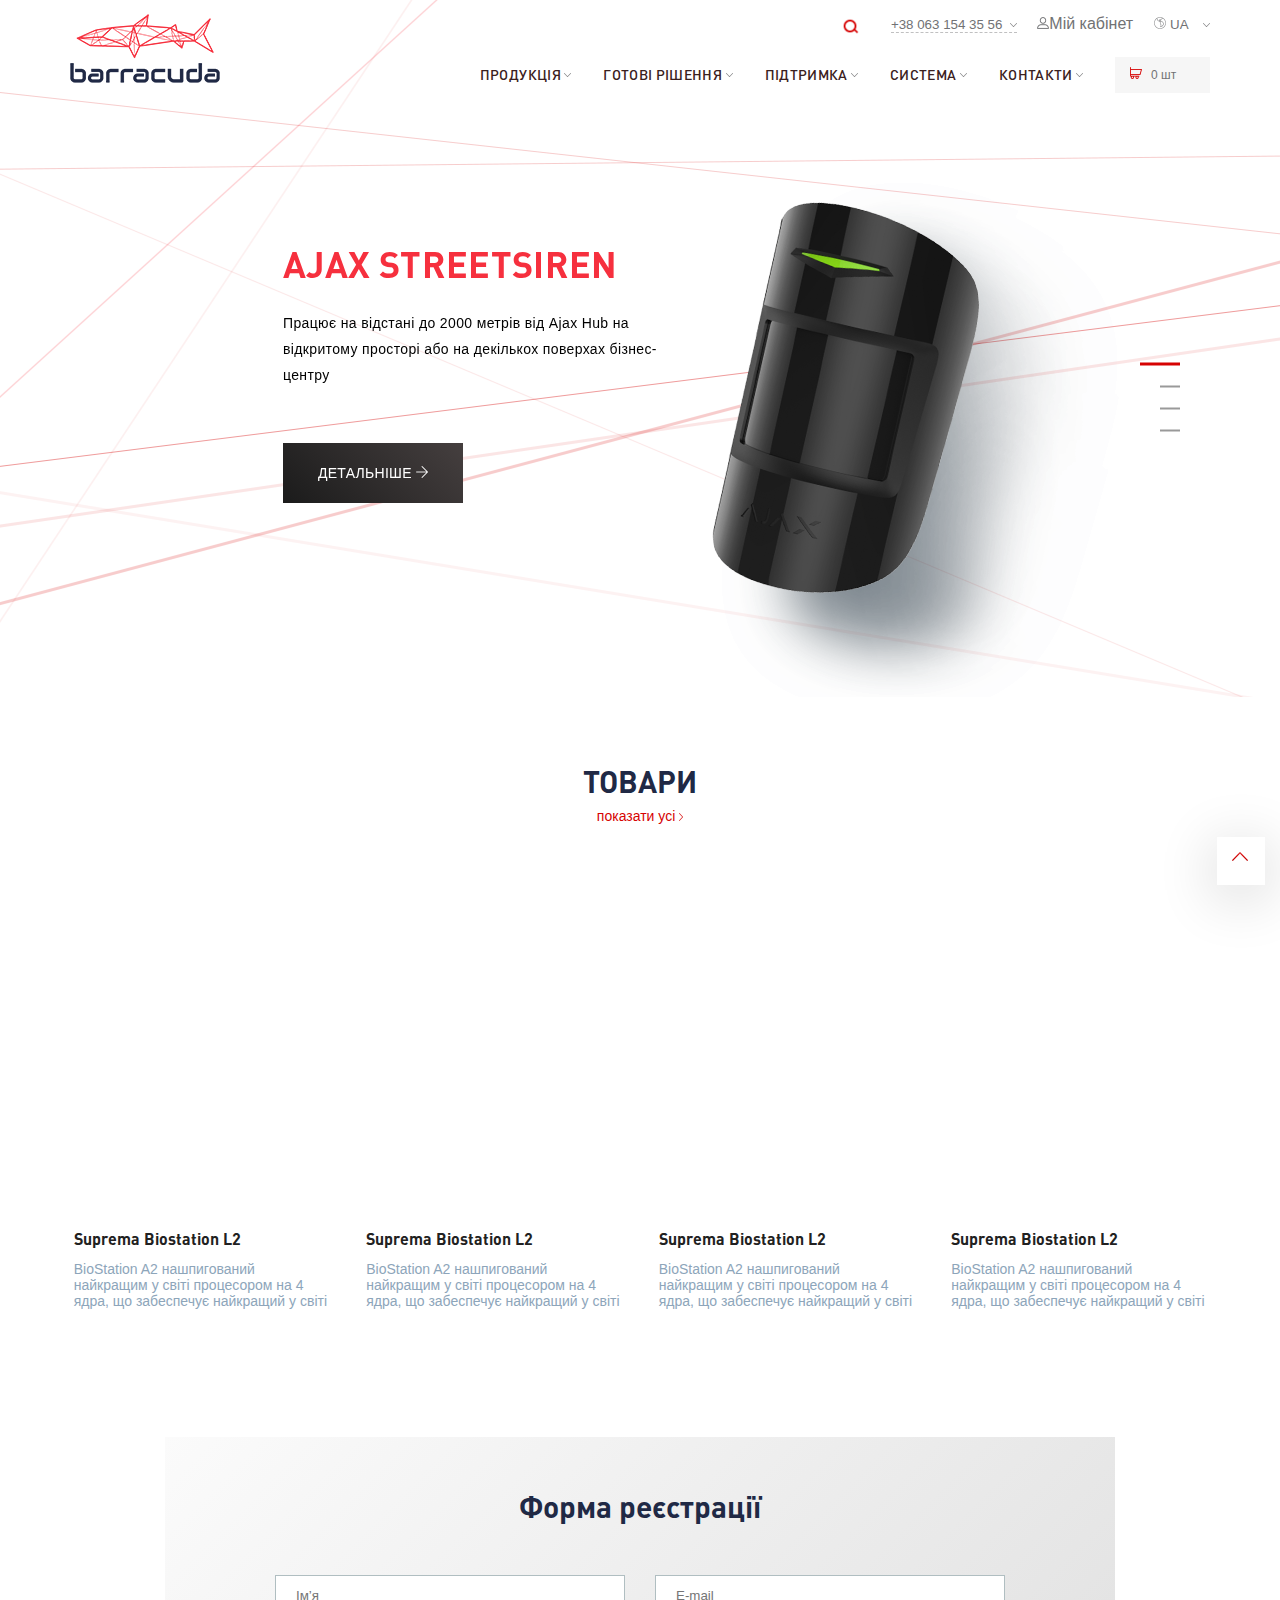
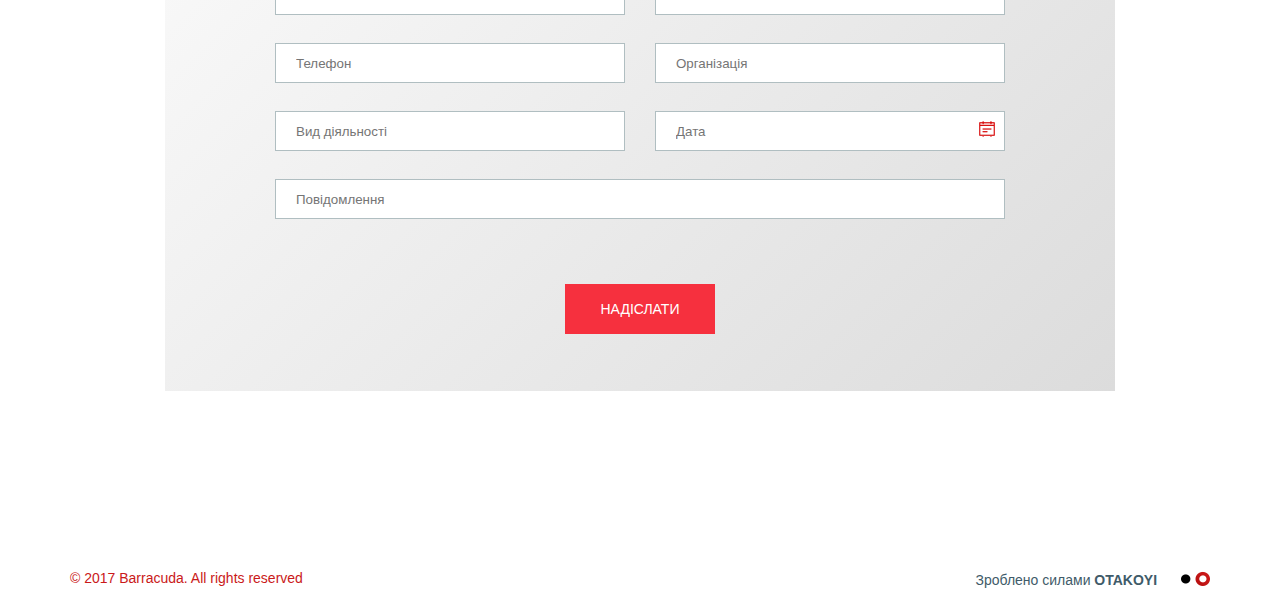
<file: websites/otakoyi/index.html>
<!DOCTYPE html>
<html lang="uk">

<head>
  <meta charset="UTF-8">
  <meta name="viewport" content="width=device-width, initial-scale=1.0">
  <meta http-equiv="X-UA-Compatible" content="ie=edge">
  <link rel="stylesheet" href="css/DatePickerX.min.css">
  <link rel="stylesheet" href="css/swiper.min.css">
  <link rel="stylesheet" href="css/style.css" type="text/css">
  <title>Barracuda</title>

  <script>
  </script>
</head>

<body>
  <div class="lineBackground">
    <header id="home">
      <div class="container">
        <div class="brand">
          <a href="#">
            <img src="img/header/barracudaLogo.png" alt="Barracuda Logo">
          </a>
        </div>
        <aside>
          <div class="user">
            <div class="search">
              <input type="search" name="search" placeholder="Search">
              <input type="submit" value=" ">
            </div>
            <select name="phone" class="phone">
              <option value="+380631543556">+38 063 154 35 56</option>
              <option value="+380939992354">+38 093 999 23 54</option>
              <option value="+380631543556">+38 063 154 35 56</option>
            </select>
            <p class="cabinet">
              <img src="img/header/profile.png" alt="profile">Мій кабінет</p>
            <div class="inlineBlock lang">
              <img src="img/header/globe.png" alt="globe">
              <select class="language" name="language">
                <option value="UA">UA</option>
                <option value="ENG">ENG</option>
                <option value="RU">RU</option>
              </select>
            </div>
          </div>
          <nav>
            <div class="dropdown">
              <button class="dropbtn">продукція
                <!-- <i class="fa fa-caret-down"></i> -->
                <img src="img/header/arrowDown.png" alt="arrow down">
              </button>
              <div class="dropdown-content">
                <a href="#">Link 1</a>
                <a href="#">Link 2</a>
                <a href="#">Link 3</a>
              </div>
            </div>
            <div class="dropdown">
              <button class="dropbtn">готові рішення
                <!-- <i class="fa fa-caret-down"></i> -->
                <img src="img/header/arrowDown.png" alt="arrow down">
              </button>
              <div class="dropdown-content">
                <a href="#">Link 1</a>
                <a href="#">Link 2</a>
                <a href="#">Link 3</a>
              </div>
            </div>
            <div class="dropdown">
              <button class="dropbtn">підтримка
                <!-- <i class="fa fa-caret-down"></i> -->
                <img src="img/header/arrowDown.png" alt="arrow down">
              </button>
              <div class="dropdown-content">
                <a href="#">Link 1</a>
                <a href="#">Link 2</a>
                <a href="#">Link 3</a>
              </div>
            </div>
            <div class="dropdown">
              <button class="dropbtn">система
                <!-- <i class="fa fa-caret-down"></i> -->
                <img src="img/header/arrowDown.png" alt="arrow down">
              </button>
              <div class="dropdown-content">
                <a href="#">Link 1</a>
                <a href="#">Link 2</a>
                <a href="#">Link 3</a>
              </div>
            </div>
            <div class="dropdown">
              <button class="dropbtn">контакти
                <!-- <i class="fa fa-caret-down"></i> -->
                <img src="img/header/arrowDown.png" alt="arrow down">
              </button>
              <div class="dropdown-content">
                <a href="#">Link 1</a>
                <a href="#">Link 2</a>
                <a href="#">Link 3</a>
              </div>
            </div>
            <div class="shopCart">
              <img src="img/header/shopping-cart.png" alt="cart">
              <p class="inlineBlock">0 шт</p>
              <span class="amount"></span>
            </div>
          </nav>
        </aside>
      </div>
    </header>
    <!-- Swiper -->
    <div class="slider container">
      <div class="swiper-container">
        <div class="swiper-wrapper">
          <div class="swiper-slide">
            <div class="product">
              <div class="productDescription">
                <h2>ajax StreetSiren</h2>
                <p>Працює на відстані до 2000 метрів від Ajax Hub на відкритому просторі або на декількох поверхах бізнес-центру</p>
                <button>
                  детальніше
                  <img src="img/header/rightArrow.png" alt="->">
                </button>
              </div>
              <div class="productImg">
                <img src="img/header/product.png" alt="Product Item">
              </div>
            </div>
          </div>
          <div class="swiper-slide">
            <div class="product">
              <div class="productDescription">
                <h2>ajax StreetSiren</h2>
                <p>Працює на відстані до 2000 метрів від Ajax Hub на відкритому просторі або на декількох поверхах бізнес-центру</p>
                <button>
                  детальніше
                  <img src="img/header/rightArrow.png" alt="->">
                </button>
              </div>
              <div class="productImg">
                <img src="img/header/product.png" alt="Product Item">
              </div>
            </div>
          </div>
          <div class="swiper-slide">
            <div class="product">
              <div class="productDescription">
                <h2>ajax StreetSiren</h2>
                <p>Працює на відстані до 2000 метрів від Ajax Hub на відкритому просторі або на декількох поверхах бізнес-центру</p>
                <button>
                  детальніше
                  <img src="img/header/rightArrow.png" alt="->">
                </button>
              </div>
              <div class="productImg">
                <img src="img/header/product.png" alt="Product Item">
              </div>
            </div>
          </div>
          <div class="swiper-slide">
            <div class="product">
              <div class="productDescription">
                <h2>ajax StreetSiren</h2>
                <p>Працює на відстані до 2000 метрів від Ajax Hub на відкритому просторі або на декількох поверхах бізнес-центру</p>
                <button>
                  детальніше
                  <img src="img/header/rightArrow.png" alt="->">
                </button>
              </div>
              <div class="productImg">
                <img src="img/header/product.png" alt="Product Item">
              </div>
            </div>
          </div>
        </div>
        <!-- Add Pagination -->
        <div class="swiper-pagination"></div>
      </div>

    </div>
  </div>
  <section class="products">
    <div class="allProducts">
      <h3>товари</h3>
      <p>показати усі
        <img src="img/header/rightArrowRed.png" alt="-> arrow">
      </p>
    </div>
    <div class="container">
      <div class="productList">
        <div class="productItem">
          <div class="productImage">
            <img class="imgTopRight" src="img/products/product1.png" alt="product 1">
            <div class="productMore">
              <button class="toCart">
                <span class="imgOnTop">
                  <img class="bottom" src="img/products/shopping-cartWhite.png" alt="shoping cart">
                  <img class="top" src="img/products/shopping-cartRed.png" alt="shoping cart">
                </span>
                <span>в кошик</span>
              </button>
              <button class="details">
                <span class="imgOnTop">
                  <img class="bottom" src="img/products/infoWhite.png" alt="ico White">
                  <img class="top" src="img/products/infoRed.png" alt="ico Red">
                </span>
                <span class="btnMore">детальніше</span>
              </button>
              <p class="oldPrice">5399 грн</p>
              <p class="newPrice">4299 грн</p>
            </div>
          </div>
          <div class="productName">
            <h4>Suprema Biostation L2</h4>
            <p>BioStation A2 нашпигований найкращим у світі процесором на 4 ядра, що забеспечує найкращий у світі</p>
          </div>
        </div>
        <div class="productItem">
          <div class="productImage">
            <p class="sale">акція</p>
            <img class="imgBottomRight" src="img/products/product2.png" alt="product 1">
            <div class="productMore">
              <button class="toCart">
                <span class="imgOnTop">
                  <img class="bottom" src="img/products/shopping-cartWhite.png" alt="shoping cart">
                  <img class="top" src="img/products/shopping-cartRed.png" alt="shoping cart">
                </span>
                <span>в кошик</span>
              </button>
              <button class="details">
                <span class="imgOnTop">
                  <img class="bottom" src="img/products/infoWhite.png" alt="ico White">
                  <img class="top" src="img/products/infoRed.png" alt="ico Red">
                </span>
                <span class="btnMore">детальніше</span>
              </button>
              <p class="oldPrice">5399 грн</p>
              <p class="newPrice">4299 грн</p>
            </div>
          </div>
          <div class="productName">
            <h4>Suprema Biostation L2</h4>
            <p>BioStation A2 нашпигований найкращим у світі процесором на 4 ядра, що забеспечує найкращий у світі</p>
          </div>
        </div>
        <div class="productItem">
          <div class="productImage">
            <p class="sale">акція</p>
            <img class="imgBottomLeft" src="img/products/product3.png" alt="product 1">
            <div class="productMore">
              <button class="toCart">
                <span class="imgOnTop">
                  <img class="bottom" src="img/products/shopping-cartWhite.png" alt="shoping cart">
                  <img class="top" src="img/products/shopping-cartRed.png" alt="shoping cart">
                </span>
                <span>в кошик</span>
              </button>
              <button class="details">
                <span class="imgOnTop">
                  <img class="bottom" src="img/products/infoWhite.png" alt="ico White">
                  <img class="top" src="img/products/infoRed.png" alt="ico Red">
                </span>
                <span class="btnMore">детальніше</span>
              </button>
              <p class="oldPrice">5399 грн</p>
              <p class="newPrice">4299 грн</p>
            </div>
          </div>
          <div class="productName">
            <h4>Suprema Biostation L2</h4>
            <p>BioStation A2 нашпигований найкращим у світі процесором на 4 ядра, що забеспечує найкращий у світі</p>
          </div>
        </div>
        <div class="productItem">
          <div class="productImage">
            <img class="imgTopLeft" src="img/products/product4.png" alt="product 1">
            <div class="productMore">
              <button class="toCart">
                <span class="imgOnTop">
                  <img class="bottom" src="img/products/shopping-cartWhite.png" alt="shoping cart">
                  <img class="top" src="img/products/shopping-cartRed.png" alt="shoping cart">
                </span>
                <span>в кошик</span>
              </button>
              <button class="details">
                <span class="imgOnTop">
                  <img class="bottom" src="img/products/infoWhite.png" alt="ico White">
                  <img class="top" src="img/products/infoRed.png" alt="ico Red">
                </span>
                <span class="btnMore">детальніше</span>
              </button>
              <p class="oldPrice">5399 грн</p>
              <p class="newPrice">4299 грн</p>
            </div>
          </div>
          <div class="productName">
            <h4>Suprema Biostation L2</h4>
            <p>BioStation A2 нашпигований найкращим у світі процесором на 4 ядра, що забеспечує найкращий у світі</p>
          </div>
        </div>
      </div>
    </div>
  </section>
  <section class="form">
    <div class="container">
      <form action="message">
        <h3>Форма реєстрації</h3>
        <div class="group">
          <input class="mobile" type="text" name="name" placeholder="Ім’я" required>
          <input class="mobile" type="email" name="email" placeholder="E-mail" required>
        </div>
        <div class="group">
          <input class="mobile" type="tel" name="tel" placeholder="Телефон">
          <input type="text" name="organization" placeholder="Організація">
        </div>
        <div class="group">
          <label>
            <input class="type" type="text" name="type" placeholder="Вид діяльності">
          </label>
          <label class="real">
            <input class="date" type="text" name="realDPX-min" placeholder="Дата">
          </label>
          <span class="calendar"></span>
        </div>
        <div class="group">
          <input class="mobile" type="text" name="message" placeholder="Повідомлення">
        </div>
        <input class="mobile" type="submit" value="надіслати">
      </form>
    </div>
  </section>
  <footer>
    <div class="container">
      <div class="rights">
        <p>&copy; 2017 Barracuda. All rights reserved</p>
      </div>
      <div class="company">
        <p>Зроблено силами
          <span>Otakoyi</span>
          <img src="img/footer/otakoyiSmallLogo.png" alt="otakoyiSmallLogo">
        </p>
      </div>
    </div>
  </footer>
  <a href="#home" class="toTop">
    <img src="img/upArrow.png" alt="Up arrow">
  </a>





  <!-- Swiper JS -->
  <script src="js/swiper.min.js"></script>
  <script src="js/jquery-1.11.3.min.js"></script>

  <script src="js/DatePickerX.min.js"></script>
  <script src="js/myScript.js"></script>


</body>

</html>
</file>
<file: websites/otakoyi/css/style.css>
* {
  box-sizing: border-box; }

@font-face {
  font-family: DINProBold;
  src: url("../font/DINPro-Bold.ttf"); }
@font-face {
  font-family: DINProMed;
  src: url("../font/DINPro-Medium.ttf"); }
body {
  margin: 0;
  font-family: 'Segoe UI', sans-serif;
  position: relative; }

.container {
  max-width: 1170px;
  margin: auto; }

.lineBackground {
  background-image: url("../img/header/lineBackground.png");
  background-position: calc(50% + 200px) -250px;
  background-repeat: no-repeat;
  background-size: auto; }

header .container {
  padding: 0 15px;
  padding-top: 14px;
  display: flex;
  justify-content: space-between; }
  header .container aside {
    color: #717274; }
    header .container aside .user {
      text-align: right;
      font-family: 'Segoe UI', sans-serif; }
      header .container aside .user .search {
        position: relative;
        display: inline-block; }
        header .container aside .user .search:hover input[type="search"] {
          visibility: unset; }
        header .container aside .user .search input[type="submit"] {
          width: 20px;
          height: 20px;
          border: none;
          background: none;
          background-image: url("../img/header/magnifyingGlass.png");
          background-size: contain;
          outline: none;
          cursor: pointer;
          position: absolute;
          right: 10px;
          top: 2px; }
        header .container aside .user .search input[type="search"] {
          max-width: 150px;
          padding-right: 30px;
          outline: none;
          visibility: hidden; }
          header .container aside .user .search input[type="search"]:focus {
            visibility: unset; }
      header .container aside .user select {
        color: #717274;
        width: 126px;
        outline: none;
        -moz-appearance: none;
        -webkit-appearance: none;
        border: 0;
        border-bottom: 1px solid #c0c0c1;
        border-style: dashed;
        background: transparent url("../img/header/arrowDown.png") no-repeat;
        background-position: right center; }
      header .container aside .user .language {
        width: 40px;
        border: none; }
      header .container aside .user .cabinet {
        display: inline-block;
        margin: 0; }
      header .container aside .user .search,
      header .container aside .user .phone,
      header .container aside .user .cabinet,
      header .container aside .user .lang {
        margin-left: 16px; }
    header .container aside nav {
      padding-top: 16px;
      overflow: hidden;
      font-family: DINProMed, 'Segoe UI', sans-serif;
      font-weight: 100; }
      header .container aside nav a {
        float: left;
        font-size: 13px;
        color: white;
        text-align: center;
        padding: 14px 16px;
        text-decoration: none; }
      header .container aside nav .dropdown {
        float: left;
        overflow: hidden;
        margin-right: 32px; }
        header .container aside nav .dropdown:hover .dropdown-content {
          display: block; }
        header .container aside nav .dropdown .dropbtn {
          font-size: 16px;
          border: none;
          outline: none;
          color: #3a2020;
          padding: 14px 0px;
          background-color: inherit;
          font-family: inherit;
          margin: 0;
          text-transform: uppercase;
          font-size: 14px;
          letter-spacing: 0.025em; }
          header .container aside nav .dropdown .dropbtn img {
            position: relative;
            bottom: 3px; }
        header .container aside nav .dropdown .dropdown-content {
          display: none;
          position: absolute;
          background-color: #f9f9f9;
          min-width: 160px;
          box-shadow: 0px 8px 16px 0px rgba(0, 0, 0, 0.2);
          z-index: 3; }
          header .container aside nav .dropdown .dropdown-content a {
            float: none;
            color: black;
            padding: 12px 16px;
            text-decoration: none;
            display: block;
            text-align: left; }
            header .container aside nav .dropdown .dropdown-content a:hover {
              background-color: #ddd; }
      header .container aside nav .shopCart {
        width: 95px;
        height: 36px;
        float: left;
        padding-left: 15px;
        background: #f6f6f6;
        position: relative;
        top: 6px; }
        header .container aside nav .shopCart img {
          margin-right: 5px; }
        header .container aside nav .shopCart p {
          margin: 0;
          line-height: 36px;
          font-family: 'Segoe UI', sans-serif;
          font-size: 12px;
          color: #717274; }

.inlineBlock {
  display: inline-block; }

.slider {
  padding: 0 15px;
  cursor: pointer; }
  .slider .swiper-container {
    width: 100%;
    height: 600px; }
    .slider .swiper-container .swiper-pagination .swiper-pagination-bullet {
      width: 20px;
      height: 2px;
      border-radius: unset;
      opacity: unset;
      margin: 20px 0;
      background: #999999; }
    .slider .swiper-container .swiper-pagination .swiper-pagination-bullet-active {
      width: 40px;
      height: 3px;
      position: relative;
      right: 20px;
      background: #d60202; }
  .slider .swiper-slide {
    text-align: center;
    font-size: 18px;
    /* Center slide text vertically */
    display: -webkit-box;
    display: -ms-flexbox;
    display: -webkit-flex;
    display: flex;
    -webkit-box-pack: center;
    -ms-flex-pack: center;
    -webkit-justify-content: center;
    justify-content: center;
    -webkit-box-align: center;
    -ms-flex-align: center;
    -webkit-align-items: center;
    align-items: center; }
    .slider .swiper-slide:nth-child(even) .product {
      margin-left: 0; }
      .slider .swiper-slide:nth-child(even) .product .productImg {
        order: 1; }
      .slider .swiper-slide:nth-child(even) .product .productDescription {
        margin-right: 70px;
        order: 2; }
    .slider .swiper-slide .product {
      margin-left: 15%;
      padding-top: 110px;
      max-width: 885px;
      display: flex; }
      .slider .swiper-slide .product .productImg {
        flex: 1; }
      .slider .swiper-slide .product img {
        max-width: 100%; }
    .slider .swiper-slide .productDescription {
      padding-top: 28px;
      width: 43%;
      letter-spacing: 0.02em;
      text-align: left; }
      .slider .swiper-slide .productDescription h2 {
        font-size: 36px;
        margin-bottom: 23px;
        font-family: DINProBold;
        color: #f6303e;
        text-transform: uppercase; }
      .slider .swiper-slide .productDescription p {
        font-size: 14px;
        line-height: 26px;
        margin-bottom: 55px; }
      .slider .swiper-slide .productDescription button {
        width: 180px;
        height: 60px;
        background: linear-gradient(45deg, #1b1b1b, #453f3f);
        border: none;
        font-size: 14px;
        color: #fff;
        letter-spacing: 0.020em;
        text-transform: uppercase;
        outline: none;
        transition: 0.3s; }
        .slider .swiper-slide .productDescription button:hover {
          box-shadow: 5px 5px #1c6613, -5px -5px #3bc42b; }

.allProducts {
  text-align: center;
  margin-top: 65px; }
  .allProducts h3 {
    font-family: DINProBold;
    font-size: 30px;
    color: #202945;
    text-transform: uppercase;
    margin-bottom: 0; }
  .allProducts p {
    font-size: 14px;
    color: #d60202;
    margin-top: 8px; }

.productList {
  padding-top: 36px;
  overflow: auto;
  display: flex;
  flex-wrap: wrap;
  justify-content: space-around; }
  .productList .productItem {
    flex: 0 0 255px;
    margin: 0 15px; }
    .productList .productItem .productImage {
      height: 315px;
      position: relative;
      overflow: hidden; }
      .productList .productItem .productImage:hover .productMore {
        transition: height 0.3s;
        height: 315px; }
      .productList .productItem .productImage:hover img {
        transition: 1s; }
      .productList .productItem .productImage .sale {
        text-transform: uppercase;
        color: #f6303e;
        font-size: 10px;
        padding: 0 6px;
        visibility: hidden;
        font-family: 'Segoe UI', Verdana, sans-serif;
        border: 1px solid #f6303e;
        display: inline-block;
        position: absolute;
        right: 280px;
        margin-right: 15px;
        margin-top: 15px;
        z-index: 1;
        transition: 1.5s;
        transition-delay: 0.8s; }
      .productList .productItem .productImage .saleToRight {
        right: 0;
        visibility: unset; }
      .productList .productItem .productImage .productMore {
        height: 0px;
        width: 255px;
        transition: height 0.3s;
        background: rgba(33, 33, 33, 0.9);
        position: absolute;
        bottom: 0;
        overflow: hidden; }
        .productList .productItem .productImage .productMore button {
          display: block;
          width: 160px;
          height: 48px;
          margin: auto;
          border: 1px solid #fff;
          font-size: 14px;
          text-transform: uppercase;
          outline: none;
          background: none;
          color: #fff;
          margin-bottom: 19px;
          transition: 0.3s; }
          .productList .productItem .productImage .productMore button:hover {
            background: #f6303e;
            border-color: #f6303e;
            cursor: pointer; }
            .productList .productItem .productImage .productMore button:hover .top {
              opacity: 0; }
          .productList .productItem .productImage .productMore button .imgOnTop {
            position: relative;
            margin: 0 auto;
            margin-right: 5px; }
            .productList .productItem .productImage .productMore button .imgOnTop img {
              position: absolute;
              right: 0;
              -webkit-transition: opacity 0.3s ease-in-out;
              -moz-transition: opacity 0.3s ease-in-out;
              -o-transition: opacity 0.3s ease-in-out;
              transition: opacity 0.3s ease-in-out; }
          .productList .productItem .productImage .productMore button span {
            display: inline; }
          .productList .productItem .productImage .productMore button img {
            padding: 0;
            display: inline; }
        .productList .productItem .productImage .productMore .toCart {
          margin-top: 80px; }
        .productList .productItem .productImage .productMore .oldPrice,
        .productList .productItem .productImage .productMore .newPrice {
          padding-left: 15px; }
        .productList .productItem .productImage .productMore .details {
          margin-bottom: 50px; }
        .productList .productItem .productImage .productMore .oldPrice {
          margin: 0;
          margin-bottom: 3px;
          font-size: 16px;
          font-family: DINProMed;
          color: #f6303e;
          text-decoration: line-through; }
        .productList .productItem .productImage .productMore .newPrice {
          font-size: 20px;
          margin: 0;
          font-family: DINProMed;
          color: #fff; }
      .productList .productItem .productImage img {
        padding-top: 40px;
        display: block;
        margin: auto;
        transition: 1s; }
      .productList .productItem .productImage .imgTopRight {
        position: relative;
        bottom: 300px;
        right: 300px; }
      .productList .productItem .productImage .imgTopLeft {
        position: relative;
        bottom: 300px;
        right: -300px; }
      .productList .productItem .productImage .imgBottomRight {
        position: relative;
        bottom: -300px;
        right: 300px; }
      .productList .productItem .productImage .imgBottomLeft {
        position: relative;
        bottom: -300px;
        right: -300px; }
      .productList .productItem .productImage img:nth-of-type(2) {
        position: relative;
        bottom: 300px;
        right: 300px; }
      .productList .productItem .productImage .imgBack {
        bottom: 0;
        right: 0;
        transition: 1s; }
    .productList .productItem .productName {
      padding-top: 18px; }
      .productList .productItem .productName h4 {
        color: #212121;
        font-family: DINProBold;
        margin-bottom: 12px; }
        .productList .productItem .productName h4:hover {
          color: #dc2f2f;
          cursor: pointer; }
      .productList .productItem .productName p {
        font-size: 14px;
        color: #8da5ba;
        margin-top: 0; }

.form {
  margin-top: 114px;
  margin-bottom: 165px; }
  .form form {
    height: 554px;
    max-width: 950px;
    margin: auto;
    padding: 0 5px;
    padding-top: 20px;
    background: linear-gradient(-45deg, #dcdcdc, #fbfbfb); }
    .form form h3 {
      font-size: 30px;
      font-family: DINProBold;
      color: #202945;
      text-align: center;
      margin-bottom: 50px; }
    .form form .group {
      position: relative;
      max-width: 730px;
      margin: auto;
      margin-bottom: 28px;
      display: flex; }
      .form form .group:last-of-type input:first-child {
        margin-right: 0; }
      .form form .group input {
        flex: 1;
        height: 40px;
        border: 1px solid #b0bec1;
        padding-left: 20px; }
        .form form .group input:first-child {
          margin-right: 30px; }
      .form form .group label .type {
        margin-right: 15px; }
      .form form .group label .date {
        margin-right: 0;
        margin-left: 15px; }
      .form form .group label {
        width: 100%;
        display: flex; }
    .form form input:-webkit-autofill {
      -webkit-box-shadow: 0 0 0px 100px white inset;
      background-color: transparent; }
    .form form input[type="date"]::-webkit-inner-spin-button {
      display: none; }
    .form form input[type="submit"] {
      font-size: 14px;
      text-transform: uppercase;
      padding: 17px 36px;
      display: block;
      margin: auto;
      margin-top: 65px;
      border: none;
      color: #fff;
      background: #f6303e; }
      .form form input[type="submit"]:hover {
        background: #b80814; }

footer .container {
  padding: 0 15px;
  display: flex;
  justify-content: space-between;
  font-size: 14px; }
  footer .container .rights {
    color: #ca1919; }
  footer .container .company {
    color: #3f5b69; }
    footer .container .company span {
      text-transform: uppercase;
      font-weight: bold; }
    footer .container .company img {
      margin-left: 20px;
      position: relative;
      top: 1px; }

.date-picker-x {
  right: 0; }
  .date-picker-x::before {
    left: unset;
    right: 20px; }

/* ========= CUSTOM SCROLL =========== */
.productList::-webkit-scrollbar {
  height: 10px; }

/* Track */
.productList::-webkit-scrollbar-track {
  background: #f1f1f1; }

/* Handle */
.productList::-webkit-scrollbar-thumb {
  background: #888; }

/* Handle on hover */
.productList::-webkit-scrollbar-thumb:hover {
  background: #555; }

.calendar {
  background: url("../img/form/calendar.png");
  position: absolute;
  top: 10px;
  right: 10px;
  width: 16px;
  height: 16px; }

@media only screen and (max-width: 933px) {
  header .container {
    flex-wrap: wrap;
    justify-content: center; }
    header .container .brand {
      margin-bottom: 20px; }
    header .container aside .user {
      text-align: center; }
    header .container aside nav {
      display: flex;
      flex-wrap: wrap;
      justify-content: center; }

  .slider .swiper-slide .product {
    margin-left: 30px; } }
.toTop {
  width: 48px;
  height: 48px;
  background: #fff;
  border: none;
  position: fixed;
  bottom: 15px;
  right: 15px;
  padding-top: 10px;
  padding-left: 15px;
  outline: none;
  cursor: pointer;
  box-shadow: 0px 10px 60px 0px rgba(0, 0, 0, 0.2); }

@media only screen and (max-width: 630px) {
  /* For mobile phones: */
  header {
    margin-bottom: 40px; }
    header .container .brand {
      display: none; }
    header .container aside .user .cabinet,
    header .container aside .user select,
    header .container aside .user .lang {
      display: none; }
    header .container aside .user .search {
      display: unset;
      position: absolute;
      top: 15px;
      right: 60px; }
      header .container aside .user .search input[type="submit"] {
        width: 24px;
        height: 24px;
        z-index: 2;
        background: url("../img/header/magnifyingGlassMobile.png");
        background-size: cover; }
    header .container aside .user select {
      text-align: center; }
    header .container aside nav {
      padding-top: 0; }
      header .container aside nav .dropdown {
        display: none; }
      header .container aside nav .shopCart {
        width: unset;
        position: absolute;
        top: 15px;
        right: 0;
        background: unset; }
        header .container aside nav .shopCart img {
          content: url("../img/products/shopping-cartMobile.png"); }
        header .container aside nav .shopCart .amount::after {
          content: "0";
          display: inline-block;
          background: #f6f6f6;
          font-size: 12px;
          text-align: center;
          border-radius: 50%;
          width: 16px;
          height: 16px;
          position: relative;
          bottom: 14px;
          right: 26px; }
        header .container aside nav .shopCart p {
          display: none; }

  .slider .swiper-container {
    width: 100%;
    height: 400px; }
    .slider .swiper-container .swiper-pagination-bullets {
      right: -20px; }
    .slider .swiper-container .swiper-slide .product {
      height: 400px;
      flex-direction: column;
      padding-top: 0;
      margin-left: 0;
      position: relative; }
      .slider .swiper-container .swiper-slide .product .productDescription {
        margin-right: 0;
        padding-top: 0;
        width: unset;
        order: unset; }
        .slider .swiper-container .swiper-slide .product .productDescription h2 {
          font-size: 30px;
          margin: 0; }
        .slider .swiper-container .swiper-slide .product .productDescription p {
          margin: 0;
          text-align: justify; }
        .slider .swiper-container .swiper-slide .product .productDescription button {
          position: absolute;
          bottom: 0;
          left: 0;
          right: 0;
          margin-left: auto;
          margin-right: auto; }
      .slider .swiper-container .swiper-slide .product .productImg {
        order: unset;
        height: 250px;
        flex: unset; }
        .slider .swiper-container .swiper-slide .product .productImg img {
          height: 100%;
          width: unset;
          margin-left: 80px; }

  .productList {
    flex-wrap: unset;
    justify-content: unset; }

  .form {
    margin-bottom: 0; }
    .form form input {
      margin-bottom: 25px; }
      .form form input:not(.mobile) {
        display: none; }
      .form form input[type="submit"] {
        margin-top: 30px; }
    .form form .group {
      margin-bottom: 0;
      flex-direction: column; }
      .form form .group input:first-child {
        margin-right: 0; }

  footer .container {
    flex-direction: column; }
    footer .container p {
      text-align: center; } }

/*# sourceMappingURL=style.css.map */
</file>
<file: websites/otakoyi/css/DatePickerX.min.css>
/**
 * DatePickerX
 *
 * Cool light visual date picker on pure JavaScript
 * Browsers support: Chrome 45+, FireFox 40+, Safari 8+, IE10+, iOS Safari 8+, Android Browser 4.4+
 *
 * @author    Alexander Krupko <sanych.zp@gmail.com>
 * @author    Slava Krasnyansky <krasnyansky.v@gmail.com>
 * @copyright 2016 Avrora Team www.avrora.team
 * @license   MIT
 * @tutorial  http://datepickerx.avrora.team
 * @version   1.0.2
 */

.date-picker-x-container{position:relative}.date-picker-x{background:#444;box-sizing:content-box;color:#fff;display:none;font:18px/1 Arial;padding:10px;position:absolute;top:100%;-webkit-transform:translateY(15px);transform:translateY(15px);-webkit-user-select:none;-moz-user-select:none;-ms-user-select:none;user-select:none;width:308px;z-index:1}.date-picker-x::before{border-color:#444 transparent;border-style:solid;border-width:0 10px 10px;bottom:100%;content:"";left:20px;position:absolute}.date-picker-x.to-top{bottom:100%;top:initial;-webkit-transform:translateY(-15px);transform:translateY(-15px)}.date-picker-x.to-top::before{border-width:10px 10px 0;bottom:initial;top:100%}.date-picker-x.active{display:block}.date-picker-x *{box-sizing:border-box}.date-picker-x .dpx-title-box{-webkit-box-align:center;-ms-flex-align:center;align-items:center;border-bottom:1px solid #ccc;display:-webkit-box;display:-ms-flexbox;display:flex;height:45px;-webkit-box-pack:justify;-ms-flex-pack:justify;justify-content:space-between;padding-bottom:10px}.date-picker-x .dpx-next,.date-picker-x .dpx-prev{color:rgba(255,255,255,.6);cursor:pointer;display:block;font-size:22px;line-height:50px;text-align:center;transition:.2s;width:50px}.date-picker-x .dpx-next:hover,.date-picker-x .dpx-prev:hover{color:#fff}.date-picker-x .dpx-title{display:block;font-size:18px;line-height:40px;padding:0 10px}.date-picker-x .dpx-btns,.date-picker-x .dpx-content-box{display:-webkit-box;display:-ms-flexbox;padding-top:10px}.date-picker-x .dpx-item:not(.dpx-weekday),.date-picker-x:not([data-dpx-type=year]) .dpx-title{cursor:pointer}.date-picker-x .dpx-content-box{box-sizing:content-box;display:flex;-ms-flex-wrap:wrap;flex-wrap:wrap;height:288px;-webkit-box-pack:center;-ms-flex-pack:center;justify-content:center}.date-picker-x .dpx-btns{border-top:1px solid #ccc;display:flex}.date-picker-x .dpx-btns .dpx-item{-webkit-box-flex:1;-ms-flex:1 1 0;flex:1 1 0;height:30px!important}.date-picker-x .dpx-item{-webkit-box-align:center;-ms-flex-align:center;align-items:center;display:-webkit-box;display:-ms-flexbox;display:flex;-webkit-box-flex:1;-ms-flex:1 0 25%;flex:1 0 25%;-webkit-box-pack:center;-ms-flex-pack:center;justify-content:center}.date-picker-x .dpx-item:not(.dpx-weekday):hover{box-shadow:inset 0 0 0 2px #3385ff,inset 0 0 0 4px #444}.date-picker-x .dpx-weekday{font-size:15px;height:24px!important}.date-picker-x[data-dpx-type=day] .dpx-item{-ms-flex-preferred-size:44px;flex-basis:44px;height:44px}.date-picker-x .dpx-current{box-shadow:inset 0 0 0 2px #66a3ff}.date-picker-x .dpx-selected{background:#06f}.date-picker-x .dpx-weekend{color:#f99}.date-picker-x .dpx-out{color:#bbb}.date-picker-x .dpx-disabled{color:#666!important;cursor:default!important;box-shadow:none!important}.date-picker-x .dpx-disabled.dpx-current{box-shadow:inset 0 0 0 2px #66a3ff!important}
</file>
